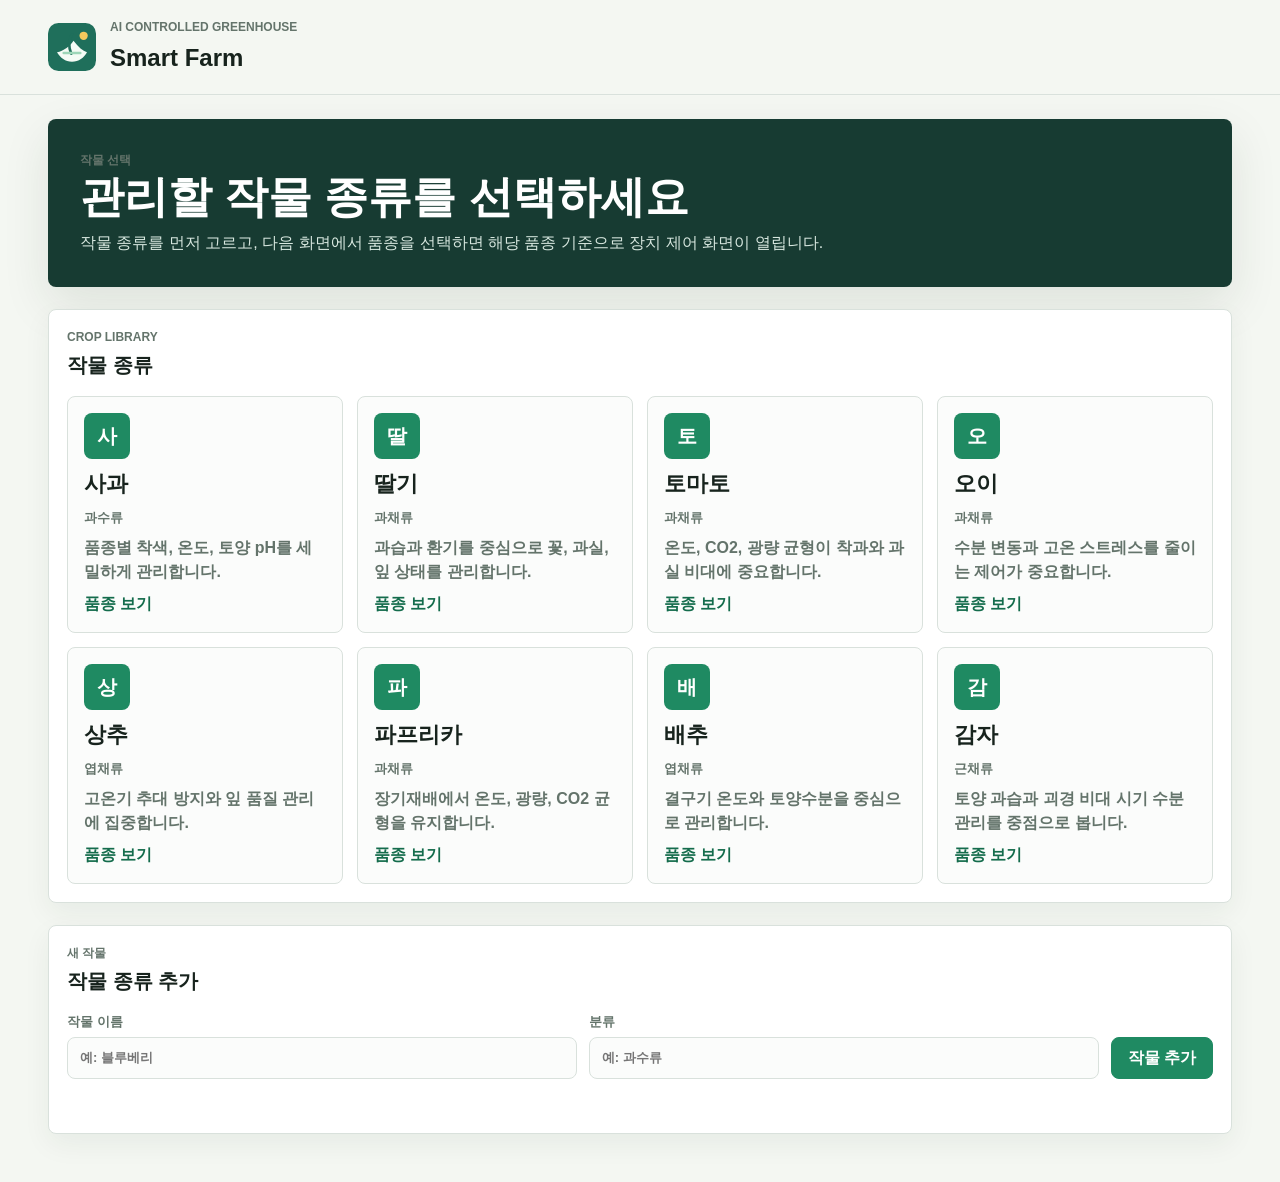
<file: index.html>
<!doctype html>
<html lang="ko">
  <head>
    <meta charset="UTF-8" />
    <meta name="viewport" content="width=device-width, initial-scale=1.0" />
    <meta name="theme-color" content="#1f6f5b" />
    <title>Smart Farm</title>
    <link rel="manifest" href="manifest.json" />
    <link rel="icon" href="assets/smart-farm-icon.svg" type="image/svg+xml" />
    <link rel="stylesheet" href="styles.css?v=8" />
  </head>
  <body data-page="home">
    <div class="app-shell">
      <header class="topbar">
        <a class="brand brand-link" href="index.html" aria-label="Smart Farm 홈">
          <img src="assets/smart-farm-icon.svg" alt="Smart Farm icon" />
          <div>
            <p class="eyebrow">AI controlled greenhouse</p>
            <h1>Smart Farm</h1>
          </div>
        </a>
      </header>

      <main>
        <section class="library-hero">
          <div>
            <p class="eyebrow">작물 선택</p>
            <h2>관리할 작물 종류를 선택하세요</h2>
            <p>작물 종류를 먼저 고르고, 다음 화면에서 품종을 선택하면 해당 품종 기준으로 장치 제어 화면이 열립니다.</p>
          </div>
        </section>

        <section class="library-section">
          <div class="section-heading">
            <p class="eyebrow">Crop Library</p>
            <h2>작물 종류</h2>
          </div>
          <div id="cropGrid" class="crop-card-grid"></div>
        </section>

        <section class="add-panel">
          <div class="section-heading">
            <p class="eyebrow">새 작물</p>
            <h2>작물 종류 추가</h2>
          </div>
          <div class="add-form">
            <label>
              <span>작물 이름</span>
              <input id="newCropName" type="text" placeholder="예: 블루베리" />
            </label>
            <label>
              <span>분류</span>
              <input id="newCropGroup" type="text" placeholder="예: 과수류" />
            </label>
            <button id="addCropType" class="button primary" type="button">작물 추가</button>
          </div>
          <p id="homeMessage" class="form-message" aria-live="polite"></p>
        </section>
      </main>
    </div>

    <script src="crop-data.js?v=8"></script>
    <script src="crop-nav.js?v=8"></script>
  </body>
</html>
</file>
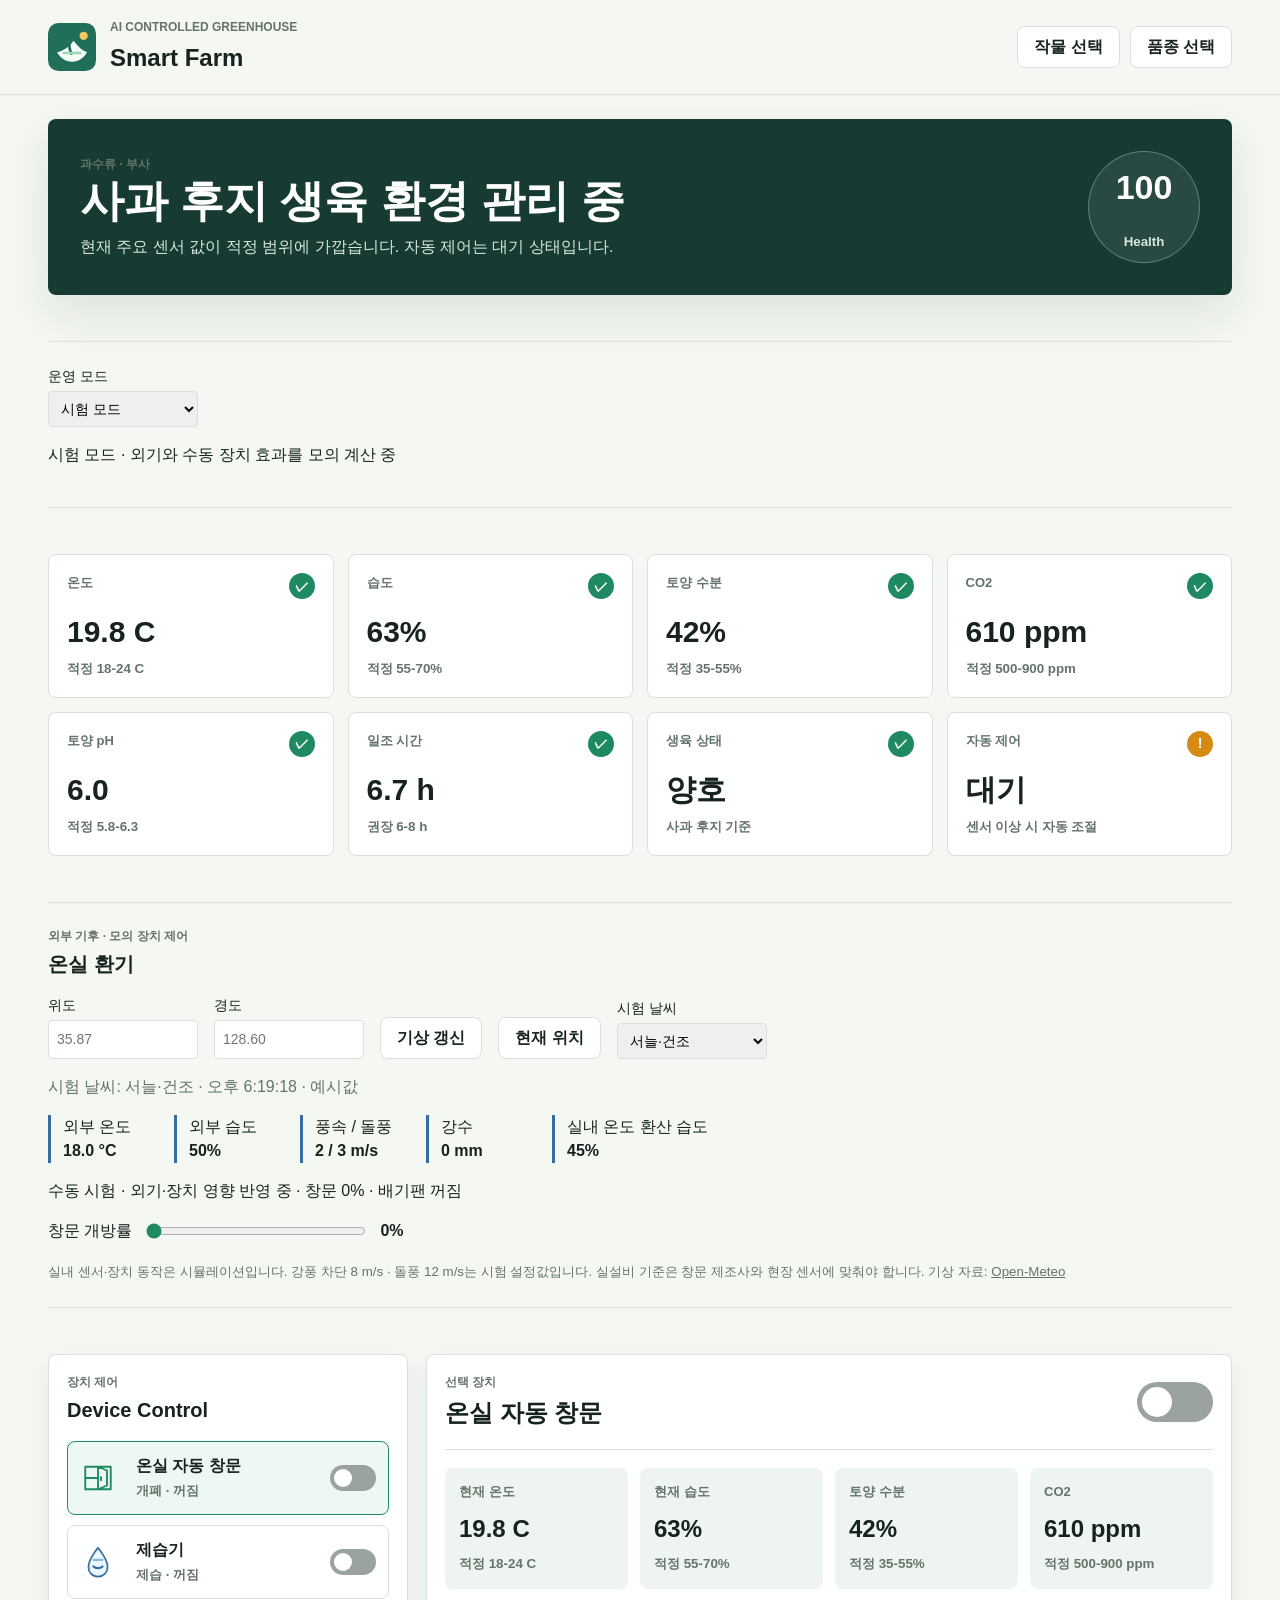
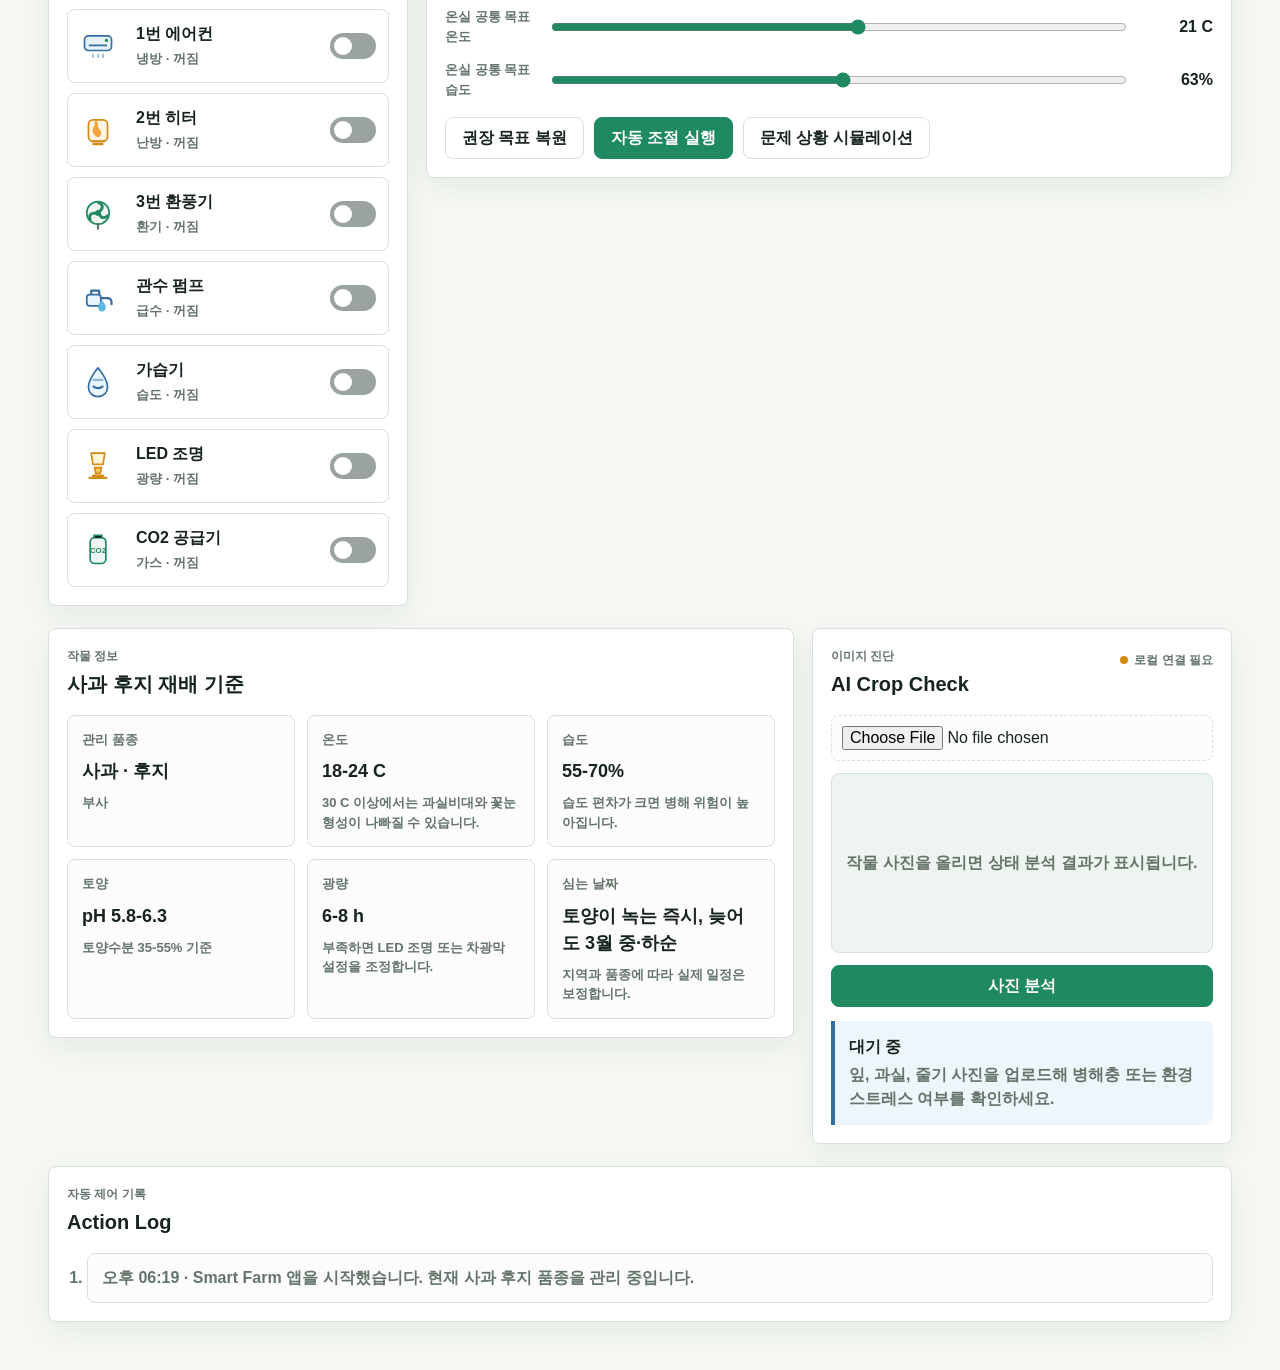
<file: dashboard.html>
<!doctype html>
<html lang="ko">
  <head>
    <meta charset="UTF-8" />
    <meta name="viewport" content="width=device-width, initial-scale=1.0" />
    <meta name="theme-color" content="#1f6f5b" />
    <title>Smart Farm - Dashboard</title>
    <link rel="manifest" href="manifest.json" />
    <link rel="icon" href="assets/smart-farm-icon.svg" type="image/svg+xml" />
    <link rel="stylesheet" href="styles.css?v=12" />
  </head>
  <body data-page="dashboard">
    <div class="app-shell">
      <header class="topbar">
        <a class="brand brand-link" href="index.html" aria-label="Smart Farm 홈">
          <img src="assets/smart-farm-icon.svg" alt="Smart Farm icon" />
          <div>
            <p class="eyebrow">AI controlled greenhouse</p>
            <h1>Smart Farm</h1>
          </div>
        </a>
        <nav class="top-nav" aria-label="화면 이동">
          <a class="button" href="index.html">작물 선택</a>
          <a id="backToVarieties" class="button" href="varieties.html?crop=apple">품종 선택</a>
        </nav>
      </header>

      <main>
        <section class="status-band">
          <div class="status-copy">
            <p class="eyebrow" id="farmMode">실시간 농장 상태</p>
            <h2 id="farmHeadline">사과 후지 생육 환경 관리 중</h2>
            <p id="farmSummary">센서 데이터를 기준으로 온도, 습도, 토양 상태를 자동 분석합니다.</p>
          </div>
          <div class="farm-score">
            <span id="healthScore">87</span>
            <small>Health</small>
          </div>
        </section>

        <section class="weather-band" aria-label="운영 모드">
          <div class="weather-controls">
            <label>운영 모드<select id="operationMode"><option value="test">시험 모드</option><option value="live">실제 센서 모드</option></select></label>
            <form id="sensorForm" class="weather-controls" hidden>
              <label>센서 조회 URL<input id="sensorUrl" type="url" placeholder="https://sensor.example/readings" required /></label>
              <button type="submit" class="button">센서 연결</button>
            </form>
          </div>
          <p id="sensorStatus" role="status">시험 모드 · 날씨와 장치에 따라 모의 센서값이 변합니다.</p>
        </section>
        <section class="metric-grid" id="metricGrid" aria-label="현재 센서 정보"></section>

        <section class="weather-band" aria-label="외부 기후와 환기">
          <div class="section-heading"><p class="eyebrow">외부 기후 · 모의 장치 제어</p><h2>온실 환기</h2></div>
          <form id="weatherForm" class="weather-controls">
            <label>위도<input id="weatherLat" type="number" min="-90" max="90" step="any" required placeholder="35.87" /></label>
            <label>경도<input id="weatherLon" type="number" min="-180" max="180" step="any" required placeholder="128.60" /></label>
            <button class="button" type="submit">기상 갱신</button><button class="button" id="weatherLocate" type="button">현재 위치</button>
            <label>시험 날씨<select id="weatherScenario"><option value="mild">서늘·건조</option><option value="hot">고온·다습</option><option value="rain">비</option><option value="wind">강풍</option><option value="cold">한파</option></select></label>
          </form>
          <p id="weatherSource"></p><div id="weatherMetrics" class="weather-metrics"></div>
          <p id="ventilationStatus" role="status"></p>
          <label class="window-control">창문 개방률 <input id="windowOpening" type="range" min="0" max="100" step="5" value="0" /><output id="windowOutput">0%</output></label>
          <small>실내 센서·장치 동작은 시뮬레이션입니다. 강풍 차단 8 m/s · 돌풍 12 m/s는 시험 설정값입니다. 실설비 기준은 창문 제조사와 현장 센서에 맞춰야 합니다. 기상 자료: <a href="https://open-meteo.com/" target="_blank" rel="noreferrer">Open-Meteo</a></small>
        </section>
        <section class="workspace">
          <aside class="device-panel" aria-label="장치 목록">
            <div class="section-heading">
              <p class="eyebrow">장치 제어</p>
              <h2>Device Control</h2>
            </div>
            <div id="deviceList" class="device-list"></div>
          </aside>

          <section class="detail-panel" aria-label="선택 장치 상세">
            <div class="device-detail-head">
              <div>
                <p class="eyebrow">선택 장치</p>
                <h2 id="selectedDeviceName">1번 에어컨</h2>
              </div>
              <button id="selectedToggle" class="switch" type="button" aria-pressed="false" aria-label="선택 장치 전원">
                <span></span>
              </button>
            </div>

            <div class="detail-grid">
              <div class="readout">
                <span>현재 온도</span>
                <strong id="currentTemp">23.8 C</strong>
                <small id="targetTemp">적정 18-24 C</small>
              </div>
              <div class="readout">
                <span>현재 습도</span>
                <strong id="currentHumidity">68%</strong>
                <small id="targetHumidity">적정 55-70%</small>
              </div>
              <div class="readout">
                <span>토양 수분</span>
                <strong id="currentSoil">42%</strong>
                <small id="targetSoil">적정 35-55%</small>
              </div>
              <div class="readout">
                <span>CO2</span>
                <strong id="currentCo2">610 ppm</strong>
                <small id="targetCo2">적정 500-900 ppm</small>
              </div>
            </div>

            <div class="control-stack">
              <label>
                <span>온실 공통 목표 온도</span>
                <input id="tempSlider" type="range" min="5" max="35" step="0.5" />
                <output id="tempOutput">22 C</output>
              </label>
              <label>
                <span>온실 공통 목표 습도</span>
                <input id="humiditySlider" type="range" min="30" max="95" step="1" />
                <output id="humidityOutput">65%</output>
              </label>
            </div>

            <div class="detail-actions">
              <button id="resetTargets" class="button" type="button">권장 목표 복원</button>
              <button id="runAutomation" class="button primary">자동 조절 실행</button>
              <button id="simulateProblem" class="button">문제 상황 시뮬레이션</button>
            </div>
          </section>
        </section>

        <section class="insight-layout">
          <section class="crop-panel">
            <div class="section-heading">
              <p class="eyebrow">작물 정보</p>
              <h2 id="cropTitle">사과 후지 재배 기준</h2>
            </div>
            <div id="cropInfo" class="crop-info"></div>
          </section>

          <section class="diagnosis-panel">
            <div class="section-heading diagnosis-heading">
              <div>
                <p class="eyebrow">이미지 진단</p>
                <h2>AI Crop Check</h2>
              </div>
              <a id="codexStatus" class="connection-status checking" href="http://127.0.0.1:8765/"><span></span>연결 확인 중</a>
            </div>
            <div class="upload-zone">
              <input id="cropPhoto" type="file" accept="image/*" />
              <div id="photoPreview" class="photo-preview">
                <span>작물 사진을 올리면 상태 분석 결과가 표시됩니다.</span>
              </div>
              <button id="analyzePhoto" class="button primary">사진 분석</button>
            </div>
            <div id="diagnosisResult" class="diagnosis-result">
              <strong>대기 중</strong>
              <p>잎, 과실, 줄기 사진을 업로드해 병해충 또는 환경 스트레스 여부를 확인하세요.</p>
            </div>
          </section>
        </section>

        <section class="log-section">
          <div class="section-heading">
            <p class="eyebrow">자동 제어 기록</p>
            <h2>Action Log</h2>
          </div>
          <ol id="actionLog"></ol>
        </section>
      </main>
    </div>

    <script src="crop-data.js?v=10"></script>
    <script src="ventilation.js?v=17"></script>
    <script src="simulation.js?v=12"></script>
    <script src="app.js?v=16"></script>
  </body>
</html>
</file>
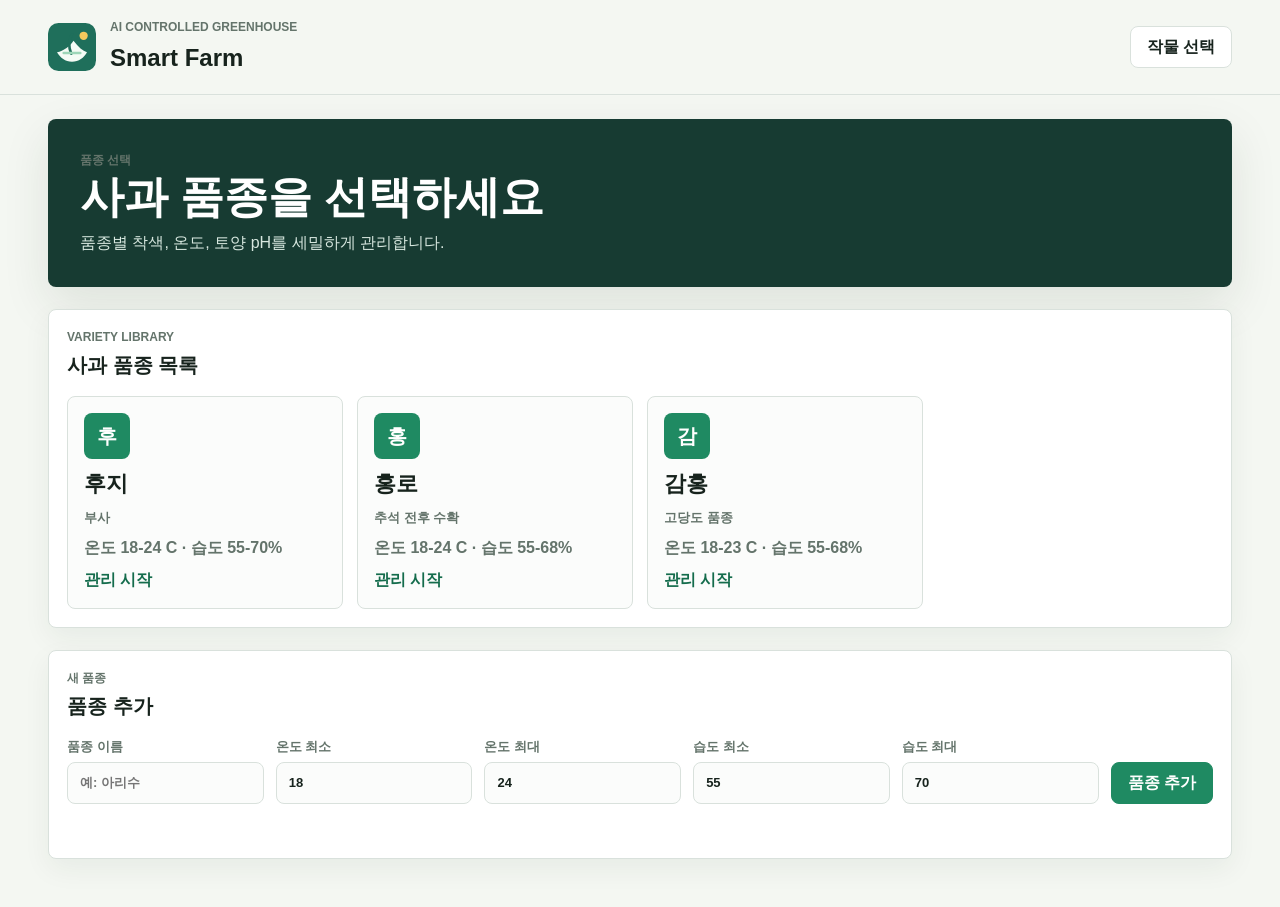
<file: varieties.html>
<!doctype html>
<html lang="ko">
  <head>
    <meta charset="UTF-8" />
    <meta name="viewport" content="width=device-width, initial-scale=1.0" />
    <meta name="theme-color" content="#1f6f5b" />
    <title>Smart Farm - Varieties</title>
    <link rel="manifest" href="manifest.json" />
    <link rel="icon" href="assets/smart-farm-icon.svg" type="image/svg+xml" />
    <link rel="stylesheet" href="styles.css?v=8" />
  </head>
  <body data-page="varieties">
    <div class="app-shell">
      <header class="topbar">
        <a class="brand brand-link" href="index.html" aria-label="Smart Farm 홈">
          <img src="assets/smart-farm-icon.svg" alt="Smart Farm icon" />
          <div>
            <p class="eyebrow">AI controlled greenhouse</p>
            <h1>Smart Farm</h1>
          </div>
        </a>
        <nav class="top-nav" aria-label="화면 이동">
          <a class="button" href="index.html">작물 선택</a>
        </nav>
      </header>

      <main>
        <section class="library-hero">
          <div>
            <p class="eyebrow">품종 선택</p>
            <h2 id="varietyHeroTitle">품종을 선택하세요</h2>
            <p id="varietyHeroText">같은 작물이라도 품종별 생육 기준과 관리 메모를 따로 볼 수 있습니다.</p>
          </div>
        </section>

        <section class="library-section">
          <div class="section-heading">
            <p class="eyebrow">Variety Library</p>
            <h2 id="varietySectionTitle">품종 목록</h2>
          </div>
          <div id="varietyGrid" class="crop-card-grid"></div>
        </section>

        <section class="add-panel">
          <div class="section-heading">
            <p class="eyebrow">새 품종</p>
            <h2>품종 추가</h2>
          </div>
          <div class="add-form variety-add-form">
            <label>
              <span>품종 이름</span>
              <input id="newVarietyName" type="text" placeholder="예: 아리수" />
            </label>
            <label>
              <span>온도 최소</span>
              <input id="newTempMin" type="number" value="18" />
            </label>
            <label>
              <span>온도 최대</span>
              <input id="newTempMax" type="number" value="24" />
            </label>
            <label>
              <span>습도 최소</span>
              <input id="newHumidityMin" type="number" value="55" />
            </label>
            <label>
              <span>습도 최대</span>
              <input id="newHumidityMax" type="number" value="70" />
            </label>
            <button id="addVariety" class="button primary" type="button">품종 추가</button>
          </div>
          <p id="varietyMessage" class="form-message" aria-live="polite"></p>
        </section>
      </main>
    </div>

    <script src="crop-data.js?v=8"></script>
    <script src="crop-nav.js?v=8"></script>
  </body>
</html>
</file>
<file: styles.css>
:root {
  color-scheme: light;
  --bg: #f4f7f2;
  --surface: #ffffff;
  --surface-2: #eef4ef;
  --ink: #17231d;
  --muted: #64746b;
  --line: #d9e1dc;
  --green: #1f8a62;
  --green-strong: #146c4c;
  --gray: #9aa3a0;
  --warning: #d58b13;
  --danger: #c44949;
  --blue: #356d9f;
  --shadow: 0 18px 48px rgba(25, 45, 34, 0.1);
}

.weather-band { padding: 24px 0; border-block: 1px solid var(--line); margin: 24px 0; }
.weather-controls, .weather-metrics { display: flex; gap: 16px; flex-wrap: wrap; align-items: end; }
.weather-controls label { display: grid; gap: 4px; font-size: 14px; }
.weather-controls input, .weather-controls select { font: inherit; padding: 8px; border: 1px solid var(--line); border-radius: 4px; max-width: 100%; width: 150px; }
.weather-metrics span { min-width: 110px; border-left: 3px solid var(--blue); padding-left: 12px; }
.weather-band small, #weatherSource { color: var(--muted); }
.weather-band a { text-decoration: underline; }
[hidden] { display: none !important; }
#sensorUrl { width: 320px; }
button:disabled, input:disabled, select:disabled { opacity: 0.5; cursor: not-allowed; }
.window-control { display: flex; align-items: center; gap: 12px; margin: 16px 0; flex-wrap: wrap; }
.window-control input { width: 220px; max-width: 100%; }

* {
  box-sizing: border-box;
}

body {
  margin: 0;
  background: var(--bg);
  color: var(--ink);
  font-family: "Segoe UI", "Noto Sans KR", Arial, sans-serif;
  line-height: 1.5;
}

a {
  color: inherit;
  text-decoration: none;
}

button,
input {
  font: inherit;
}

.app-shell {
  min-height: 100vh;
}

.topbar {
  position: sticky;
  top: 0;
  z-index: 5;
  display: flex;
  align-items: center;
  justify-content: space-between;
  gap: 20px;
  padding: 18px clamp(18px, 4vw, 48px);
  background: rgba(244, 247, 242, 0.94);
  border-bottom: 1px solid var(--line);
  backdrop-filter: blur(18px);
}

.brand {
  display: flex;
  align-items: center;
  gap: 14px;
  min-width: 230px;
}

.brand-link {
  border-radius: 8px;
}

.brand img {
  width: 48px;
  height: 48px;
}

.brand h1,
.section-heading h2,
.status-copy h2,
.device-detail-head h2,
.crop-panel h2,
.diagnosis-panel h2,
.log-section h2,
.library-hero h2 {
  margin: 0;
  letter-spacing: 0;
}

.brand h1 {
  font-size: 24px;
}

.eyebrow {
  margin: 0 0 4px;
  color: var(--muted);
  font-size: 12px;
  font-weight: 700;
  letter-spacing: 0;
  text-transform: uppercase;
}

.top-nav {
  display: flex;
  align-items: center;
  gap: 10px;
  flex-wrap: wrap;
  justify-content: flex-end;
}

.button {
  display: inline-flex;
  align-items: center;
  justify-content: center;
  min-height: 42px;
  padding: 0 16px;
  border: 1px solid var(--line);
  border-radius: 8px;
  background: var(--surface);
  color: var(--ink);
  font-weight: 800;
  cursor: pointer;
}

.button.primary {
  border-color: var(--green);
  background: var(--green);
  color: #fff;
}

main {
  display: grid;
  gap: 22px;
  padding: 24px clamp(16px, 4vw, 48px) 48px;
}

.library-hero,
.status-band {
  display: flex;
  align-items: center;
  justify-content: space-between;
  gap: 24px;
  padding: clamp(18px, 4vw, 32px);
  background: #173b32;
  color: #fff;
  border-radius: 8px;
  box-shadow: var(--shadow);
}

.library-hero h2,
.status-copy h2 {
  font-size: clamp(26px, 4vw, 44px);
  line-height: 1.1;
}

.library-hero p:last-child,
.status-copy p:last-child {
  max-width: 780px;
  margin: 10px 0 0;
  color: #d7e7df;
}

.library-section,
.add-panel,
.device-panel,
.detail-panel,
.crop-panel,
.diagnosis-panel,
.log-section {
  border: 1px solid var(--line);
  border-radius: 8px;
  background: var(--surface);
  box-shadow: 0 10px 28px rgba(25, 45, 34, 0.06);
}

.library-section,
.add-panel,
.device-panel,
.detail-panel,
.crop-panel,
.diagnosis-panel,
.log-section {
  padding: 18px;
}

.crop-card-grid {
  display: grid;
  grid-template-columns: repeat(4, minmax(0, 1fr));
  gap: 14px;
}

.crop-card {
  display: grid;
  gap: 8px;
  min-height: 190px;
  padding: 16px;
  border: 1px solid var(--line);
  border-radius: 8px;
  background: #fbfcfb;
}

.crop-card:hover,
.crop-card:focus-visible {
  border-color: var(--green);
  outline: none;
  background: #edf8f2;
}

.crop-mark {
  display: inline-grid;
  place-items: center;
  width: 46px;
  height: 46px;
  border-radius: 8px;
  background: var(--green);
  color: #fff;
  font-size: 20px;
  font-weight: 900;
}

.crop-card strong {
  font-size: 22px;
}

.crop-card small,
.crop-card p {
  color: var(--muted);
  font-weight: 700;
}

.crop-card p {
  margin: 0;
}

.card-link {
  margin-top: auto;
  color: var(--green-strong);
  font-weight: 900;
}

.add-form {
  display: grid;
  grid-template-columns: minmax(0, 1fr) minmax(0, 1fr) auto;
  gap: 12px;
  align-items: end;
}

.variety-add-form {
  grid-template-columns: repeat(5, minmax(0, 1fr)) auto;
}

.add-form label {
  display: grid;
  gap: 5px;
  color: var(--muted);
  font-size: 13px;
  font-weight: 800;
}

.add-form input {
  width: 100%;
  min-height: 42px;
  padding: 10px 12px;
  border: 1px solid var(--line);
  border-radius: 8px;
  background: #fbfcfb;
  color: var(--ink);
}

.form-message {
  min-height: 24px;
  margin: 12px 0 0;
  color: var(--green-strong);
  font-weight: 800;
}

.empty-state {
  padding: 18px;
  border: 1px dashed var(--line);
  border-radius: 8px;
  color: var(--muted);
  font-weight: 800;
}

.farm-score {
  display: grid;
  place-items: center;
  flex: 0 0 112px;
  width: 112px;
  height: 112px;
  border: 1px solid rgba(255, 255, 255, 0.28);
  border-radius: 50%;
  background: rgba(255, 255, 255, 0.08);
}

.farm-score span {
  font-size: 34px;
  font-weight: 900;
}

.farm-score small {
  color: #d7e7df;
  font-weight: 800;
}

.metric-grid {
  display: grid;
  grid-template-columns: repeat(4, minmax(0, 1fr));
  gap: 14px;
}

.metric {
  min-height: 132px;
  padding: 18px;
  border: 1px solid var(--line);
  border-radius: 8px;
  background: var(--surface);
}

.metric-top {
  display: flex;
  justify-content: space-between;
  gap: 10px;
  color: var(--muted);
  font-size: 13px;
  font-weight: 800;
}

.badge {
  display: inline-flex;
  align-items: center;
  justify-content: center;
  min-width: 26px;
  height: 26px;
  border-radius: 999px;
  color: #fff;
  font-size: 14px;
  font-weight: 900;
}

.badge.ok {
  background: var(--green);
}

.badge.warn {
  background: var(--warning);
}

.badge.danger {
  background: var(--danger);
}

.metric strong {
  display: block;
  margin-top: 18px;
  font-size: 30px;
  line-height: 1;
}

.metric small {
  display: block;
  margin-top: 12px;
  color: var(--muted);
  font-weight: 700;
}

.workspace,
.insight-layout {
  display: grid;
  grid-template-columns: minmax(260px, 360px) minmax(0, 1fr);
  gap: 18px;
  align-items: start;
}

.section-heading {
  margin-bottom: 16px;
}

.section-heading h2 {
  font-size: 20px;
}

.device-list {
  display: grid;
  gap: 10px;
}

.device-row {
  display: grid;
  grid-template-columns: 44px minmax(0, 1fr) auto;
  align-items: center;
  gap: 12px;
  width: 100%;
  padding: 12px;
  border: 1px solid var(--line);
  border-radius: 8px;
  background: var(--surface);
  text-align: left;
  cursor: pointer;
}

.device-row.active {
  border-color: var(--green);
  background: #edf8f2;
}

.device-row img {
  width: 36px;
  height: 36px;
}

.device-row strong {
  display: block;
  overflow: hidden;
  text-overflow: ellipsis;
  white-space: nowrap;
}

.device-row small {
  color: var(--muted);
  font-weight: 700;
}

.mini-toggle {
  position: relative;
  width: 46px;
  height: 26px;
  border: 0;
  border-radius: 999px;
  background: var(--gray);
  cursor: pointer;
}

.mini-toggle span {
  position: absolute;
  top: 4px;
  left: 4px;
  width: 18px;
  height: 18px;
  border-radius: 50%;
  background: #fff;
  transition: transform 0.2s ease;
}

.mini-toggle.on {
  background: var(--green);
}

.mini-toggle.on span {
  transform: translateX(20px);
}

.device-detail-head {
  display: flex;
  justify-content: space-between;
  align-items: center;
  gap: 18px;
  padding-bottom: 18px;
  border-bottom: 1px solid var(--line);
}

.switch {
  position: relative;
  flex: 0 0 auto;
  width: 76px;
  height: 40px;
  border: 0;
  border-radius: 999px;
  background: var(--gray);
  cursor: pointer;
}

.switch span {
  position: absolute;
  top: 5px;
  left: 5px;
  width: 30px;
  height: 30px;
  border-radius: 50%;
  background: #fff;
  transition: transform 0.2s ease;
}

.switch.on {
  background: var(--green);
}

.switch.on span {
  transform: translateX(36px);
}

.detail-grid {
  display: grid;
  grid-template-columns: repeat(4, minmax(0, 1fr));
  gap: 12px;
  padding: 18px 0;
}

.readout {
  min-height: 112px;
  padding: 14px;
  border-radius: 8px;
  background: var(--surface-2);
}

.readout span,
.control-stack span {
  display: block;
  color: var(--muted);
  font-size: 13px;
  font-weight: 800;
}

.readout strong {
  display: block;
  margin: 10px 0 4px;
  font-size: 24px;
}

.readout small {
  color: var(--muted);
  font-weight: 700;
}

.control-stack {
  display: grid;
  gap: 14px;
}

.control-stack label {
  display: grid;
  grid-template-columns: 92px minmax(0, 1fr) 72px;
  align-items: center;
  gap: 12px;
}

input[type="range"] {
  accent-color: var(--green);
}

output {
  color: var(--ink);
  font-weight: 900;
  text-align: right;
}

.detail-actions {
  display: flex;
  gap: 10px;
  flex-wrap: wrap;
  margin-top: 18px;
}

.insight-layout {
  grid-template-columns: minmax(0, 1fr) minmax(300px, 420px);
}

.crop-info {
  display: grid;
  grid-template-columns: repeat(3, minmax(0, 1fr));
  gap: 12px;
}

.crop-info-item {
  min-height: 112px;
  padding: 14px;
  border: 1px solid var(--line);
  border-radius: 8px;
  background: #fbfcfb;
}

.crop-info-item span {
  display: block;
  color: var(--muted);
  font-size: 13px;
  font-weight: 800;
}

.crop-info-item strong {
  display: block;
  margin-top: 9px;
  font-size: 18px;
}

.crop-info-item p {
  margin: 8px 0 0;
  color: var(--muted);
  font-size: 13px;
  font-weight: 700;
}

.upload-zone {
  display: grid;
  gap: 12px;
}

.diagnosis-heading {
  display: flex;
  flex-wrap: wrap;
  align-items: flex-start;
  justify-content: space-between;
  gap: 12px;
}

.connection-status {
  display: inline-flex;
  align-items: center;
  gap: 6px;
  flex: 0 0 auto;
  padding-top: 4px;
  color: var(--muted);
  font-size: 12px;
  font-weight: 800;
  text-decoration: none;
}

.connection-status > span {
  width: 8px;
  height: 8px;
  border-radius: 50%;
  background: #9ca3af;
}

.connection-status.online > span {
  background: var(--green);
}

.connection-status.offline > span {
  background: var(--warning);
}

.connection-status.checking > span {
  animation: status-pulse 1s ease-in-out infinite;
}

.upload-zone input {
  width: 100%;
  padding: 10px;
  border: 1px dashed var(--line);
  border-radius: 8px;
  background: #fbfcfb;
}

.photo-preview {
  display: grid;
  place-items: center;
  min-height: 180px;
  overflow: hidden;
  border: 1px solid var(--line);
  border-radius: 8px;
  background: var(--surface-2);
  color: var(--muted);
  text-align: center;
  font-weight: 800;
}

.photo-preview img {
  width: 100%;
  height: 220px;
  object-fit: cover;
}

.diagnosis-result {
  margin-top: 14px;
  padding: 14px;
  border-left: 4px solid var(--blue);
  background: #eef5fb;
  border-radius: 0 8px 8px 0;
}

.diagnosis-result.warning {
  border-left-color: var(--warning);
  background: #fff7e8;
}

.diagnosis-result.good {
  border-left-color: var(--green);
  background: #edf8f2;
}

.diagnosis-result.uncertain {
  border-left-color: var(--blue);
  background: #eef5fb;
}

.diagnosis-result.loading {
  border-left-color: var(--blue);
}

.diagnosis-result strong {
  display: block;
  margin-bottom: 4px;
}

.diagnosis-result p {
  margin: 0;
  color: var(--muted);
  font-weight: 700;
}

.diagnosis-title-row {
  display: flex;
  flex-wrap: wrap;
  align-items: flex-start;
  justify-content: space-between;
  gap: 12px;
}

.diagnosis-title-row small {
  display: block;
  margin-bottom: 4px;
  color: var(--muted);
  font-size: 12px;
  font-weight: 800;
}

.confidence {
  flex: 0 0 auto;
  color: var(--muted);
  font-size: 12px;
  font-weight: 900;
}

.diagnosis-summary {
  margin-top: 10px !important;
}

.diagnosis-block {
  margin-top: 16px;
  padding-top: 14px;
  border-top: 1px solid rgba(50, 76, 65, 0.14);
}

.diagnosis-block h3 {
  margin: 0 0 8px;
  font-size: 14px;
}

.diagnosis-block ul {
  display: grid;
  gap: 6px;
  margin: 0;
  padding-left: 20px;
  color: var(--muted);
  font-size: 13px;
  font-weight: 700;
  line-height: 1.55;
}

.diagnosis-disclaimer,
.bridge-help {
  display: block;
  margin-top: 16px !important;
  padding-top: 12px;
  border-top: 1px solid rgba(50, 76, 65, 0.14);
  color: var(--muted);
  font-size: 12px;
  font-weight: 700;
  line-height: 1.5;
}

.local-diagnosis-link {
  margin-top: 14px;
}

.analysis-progress {
  display: flex;
  align-items: center;
  gap: 10px;
  margin-bottom: 8px;
}

.analysis-progress > span {
  width: 16px;
  height: 16px;
  border: 2px solid rgba(31, 111, 91, 0.2);
  border-top-color: var(--green);
  border-radius: 50%;
  animation: analysis-spin 0.8s linear infinite;
}

@keyframes analysis-spin {
  to {
    transform: rotate(360deg);
  }
}

@keyframes status-pulse {
  50% {
    opacity: 0.35;
  }
}

.log-section ol {
  display: grid;
  gap: 10px;
  margin: 0;
  padding-left: 20px;
}

.log-section li {
  padding: 12px 14px;
  border: 1px solid var(--line);
  border-radius: 8px;
  background: #fbfcfb;
  color: var(--muted);
  font-weight: 700;
}

@media (max-width: 1180px) {
  .crop-card-grid {
    grid-template-columns: repeat(3, minmax(0, 1fr));
  }

  .variety-add-form {
    grid-template-columns: repeat(3, minmax(0, 1fr));
  }
}

@media (max-width: 1080px) {
  .metric-grid,
  .detail-grid {
    grid-template-columns: repeat(2, minmax(0, 1fr));
  }

  .workspace,
  .insight-layout {
    grid-template-columns: 1fr;
  }
}

@media (max-width: 760px) {
  .topbar,
  .library-hero,
  .status-band,
  .device-detail-head {
    align-items: stretch;
    flex-direction: column;
  }

  .top-nav {
    justify-content: stretch;
  }

  .top-nav .button,
  .add-form .button {
    width: 100%;
  }

  .library-hero,
  .status-band {
    border-radius: 0;
    margin: -24px -16px 0;
  }

  .farm-score {
    align-self: flex-start;
  }

  .metric-grid,
  .detail-grid,
  .crop-info,
  .crop-card-grid,
  .add-form,
  .variety-add-form {
    grid-template-columns: 1fr;
  }

  .control-stack label {
    grid-template-columns: 1fr;
  }

  output {
    text-align: left;
  }
}
</file>
